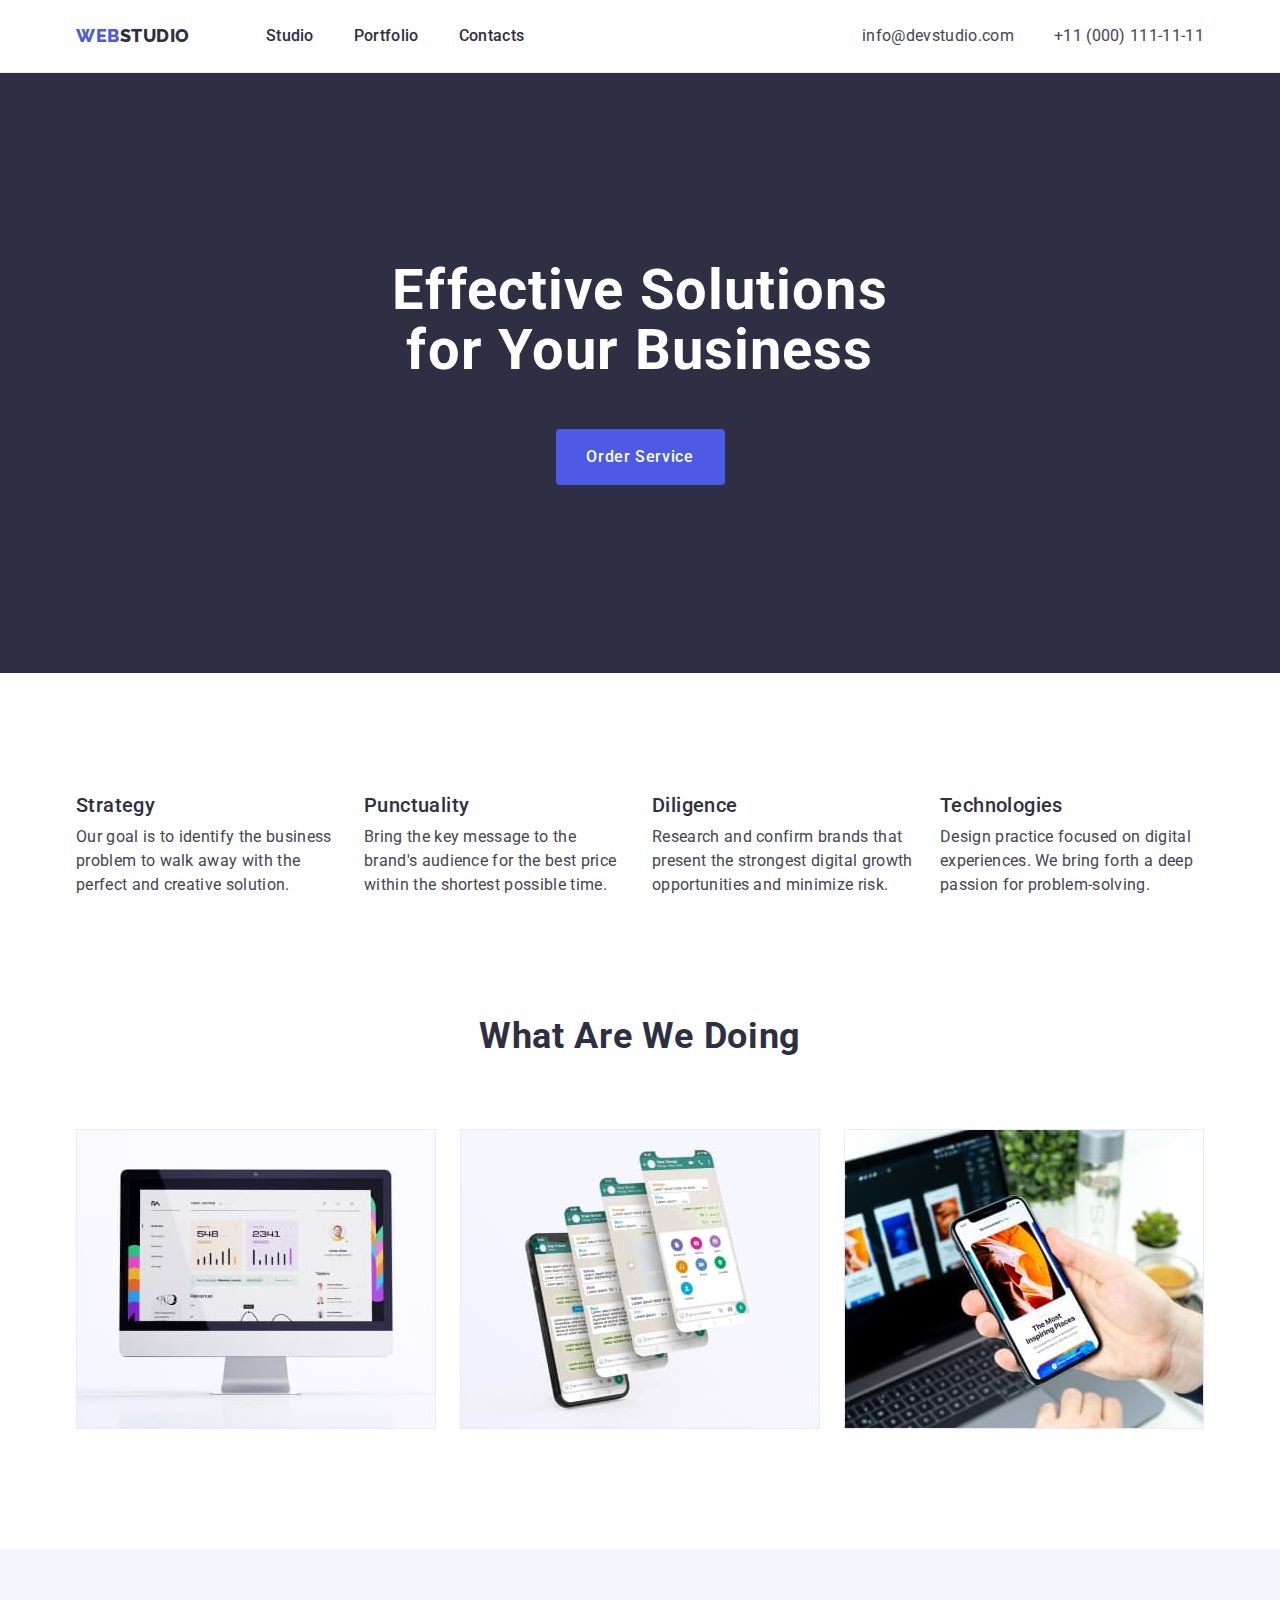
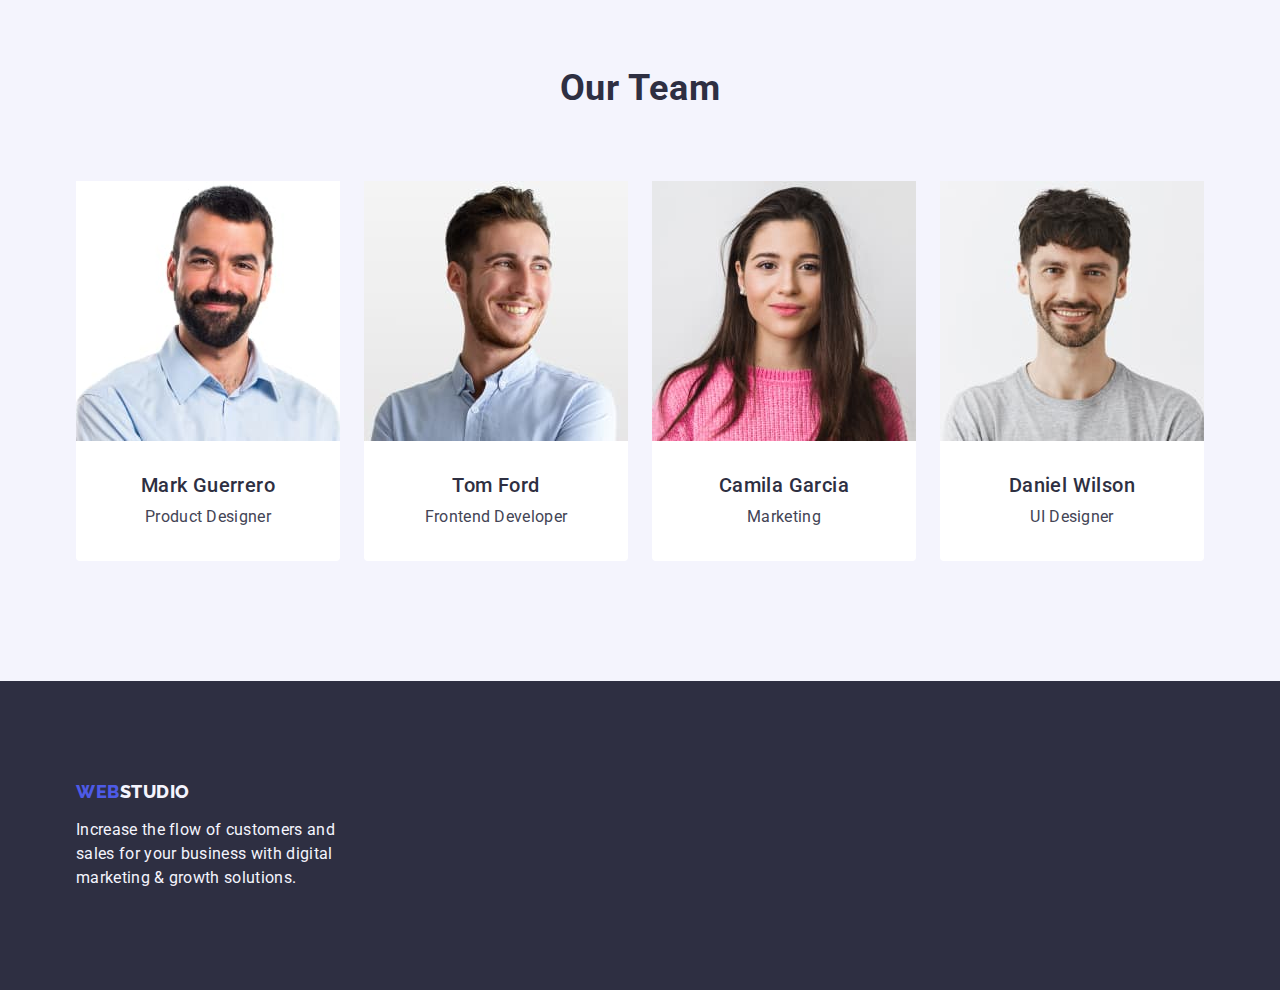
<file: index.html>
<!DOCTYPE html>
<html lang="en">
  <head>
    <meta charset="UTF-8" />
    <meta http-equiv="X-UA-Compatible" content="IE=edge" />
    <meta name="viewport" content="width=device-width, initial-scale=1.0" />
    <title>WebStudio</title>
    <link rel="preconnect" href="https://fonts.googleapis.com" />

    <link rel="preconnect" href="https://fonts.gstatic.com" crossorigin />
    <link
      href="https://fonts.googleapis.com/css2?family=Raleway:wght@800&family=Roboto:wght@400;500;700;900&display=swap"
      rel="stylesheet"
    />
    <link
      rel="stylesheet"
      href="https://cdnjs.cloudflare.com/ajax/libs/modern-normalize/2.0.0/modern-normalize.min.css"
    />
    <link rel="stylesheet" href="./css/styles.css" />
  </head>
  <body>
    <!----------- Header ----------->
    <header class="main-header">
      <div class="container main-container">
        <nav class="main-nav">
          <a class="logo link" href="./index.html"
            >Web<span class="logo-header-studio">Studio</span></a
          >
          <ul class="menu list">
            <li class="menu-item">
              <a class="menu-link link" href="./index.html">Studio</a>
            </li>
            <li class="menu-item">
              <a class="menu-link link" href="./portfolio.html">Portfolio</a>
            </li>
            <li class="menu-item">
              <a class="menu-link link" href="">Contacts</a>
            </li>
          </ul>
        </nav>
        <address class="contact-address">
          <ul class="list address-item">
            <li>
              <a
                class="contact-link section-text link"
                href="mailto:info@devstudio.com"
                >info@devstudio.com</a
              >
            </li>
            <li>
              <a class="contact-link section-text link" href="tel:+110001111111"
                >+11 (000) 111-11-11</a
              >
            </li>
          </ul>
        </address>
      </div>
    </header>

    <main>
      <!----------- Hero ----------->
      <section class="hero">
        <div class="container hero-container">
          <h1 class="hero-title">Effective Solutions for Your Business</h1>
          <button class="modal-btn title-buttons styles-btn" type="button">
            Order Service
          </button>
        </div>
      </section>
      <!----------- The way to success ----------->
      <section class="section-skill">
        <div class="container">
          <h2 hidden class="text-title">The way to success</h2>
          <ul class="skill-list list">
            <li class="skill-item">
              <h3 class="skill-title title-employee">Strategy</h3>
              <p class="skill-text section-text">
                Our goal is to identify the business problem to walk away with
                the perfect and creative solution.
              </p>
            </li>
            <li class="skill-item">
              <h3 class="skill-title title-employee">Punctuality</h3>

              <p class="skill-text section-text">
                Bring the key message to the brand's audience for the best price
                within the shortest possible time.
              </p>
            </li>
            <li class="skill-item">
              <h3 class="skill-title title-employee">Diligence</h3>

              <p class="skill-text section-text">
                Research and confirm brands that present the strongest digital
                growth opportunities and minimize risk.
              </p>
            </li>
            <li class="skill-item">
              <h3 class="skill-title title-employee">Technologies</h3>

              <p class="skill-text section-text">
                Design practice focused on digital experiences. We bring forth a
                deep passion for problem-solving.
              </p>
            </li>
          </ul>
        </div>
      </section>
      <!----------- What are we doing ----------->
      <section class="about">
        <div class="container">
          <h2 class="about-item-text team-text">What are we doing</h2>
          <ul class="about-list list">
            <li class="about-list-item">
              <img
                src="./images/what-are-we-doing/img-com.jpg"
                alt="computer"
                width="360"
                height="300"
              />
            </li>
            <li class="about-list-item">
              <img
                src="./images/what-are-we-doing/img-phone.jpg"
                alt="phone"
                width="360"
                height="300"
              />
            </li>
            <li class="about-list-item">
              <img
                src="./images/what-are-we-doing/img-com-phone.jpg"
                alt="computer and phone"
                width="360"
                height="300"
              />
            </li>
          </ul>
        </div>
      </section>
      <!----------- Our Team ----------->
      <section class="my-team">
        <div class="container team-container">
          <h2 class="title-team team-text">Our Team</h2>
          <ul class="team-list list">
            <li class="team-item">
              <img
                src="./images/team/imgmark.jpg"
                alt="photo Mark Guerrero"
                width="264"
                height="260"
              />
              <div class="name-container">
                <h3 class="name-employee title-employee">Mark Guerrero</h3>
                <p class="position-employee section-text">Product Designer</p>
              </div>
            </li>
            <li class="team-item">
              <img
                src="./images/team/imgtom.jpg"
                alt="photo Tom Ford"
                width="264"
                height="260"
              />
              <div class="name-container">
                <h3 class="name-employee title-employee">Tom Ford</h3>
                <p class="position-employee section-text">Frontend Developer</p>
              </div>
            </li>
            <li class="team-item">
              <img
                src="./images/team/imgcamila.jpg"
                alt="photo Camila Garcia"
                width="264"
                height="260"
              />
              <div class="name-container">
                <h3 class="name-employee title-employee">Camila Garcia</h3>
                <p class="position-employee section-text">Marketing</p>
              </div>
            </li>
            <li class="team-item">
              <img
                src="./images/team/imgdaniel.jpg"
                alt="photo Daniel Wilson"
                width="264"
                height="260"
              />
              <div class="name-container">
                <h3 class="name-employee title-employee">Daniel Wilson</h3>
                <p class="position-employee section-text">UI Designer</p>
              </div>
            </li>
          </ul>
        </div>
      </section>
    </main>
    <footer class="logo-text">
      <div class="container">
        <a class="logo logo-link-container link" href="./index.html"
          >Web<span class="logo-studio">Studio</span></a
        >
        <p class="text-footer section-text">
          Increase the flow of customers and sales for your business with
          digital marketing & growth solutions.
        </p>
      </div>
    </footer>
  </body>
</html>
</file>
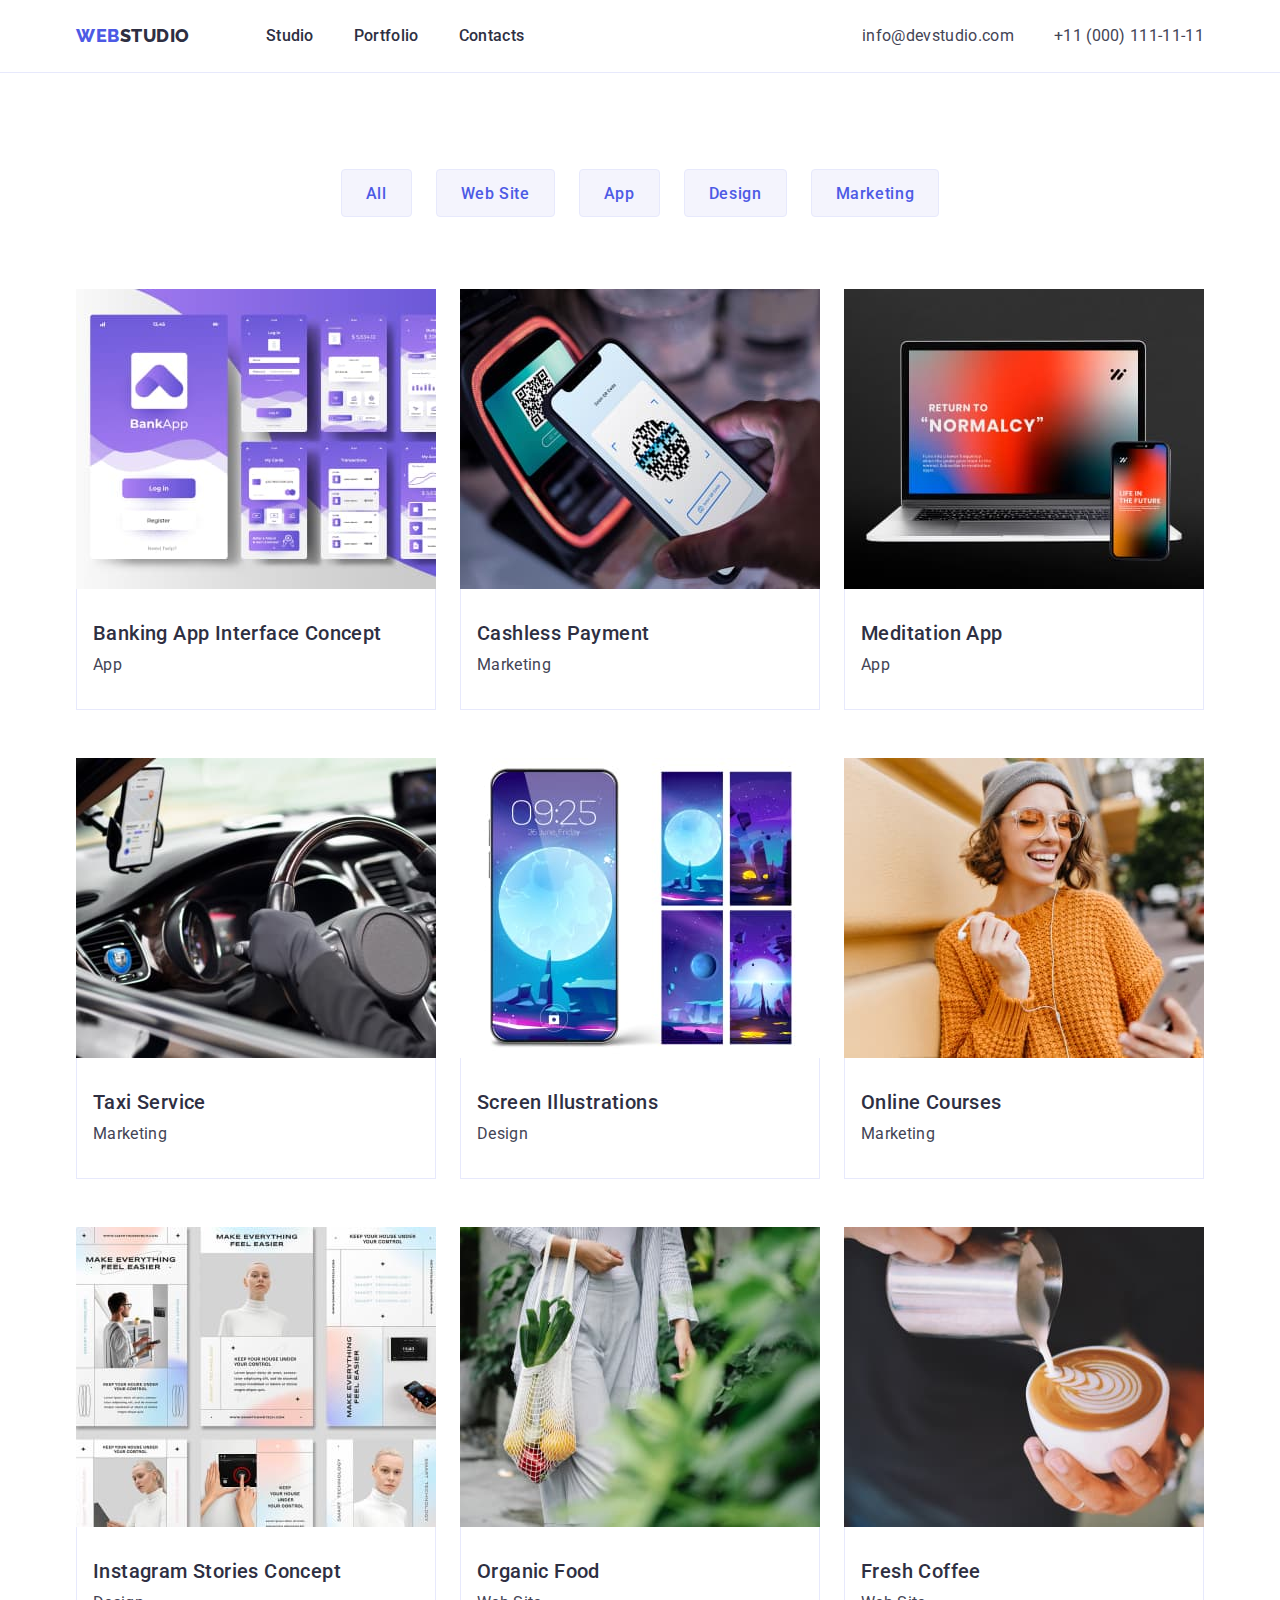
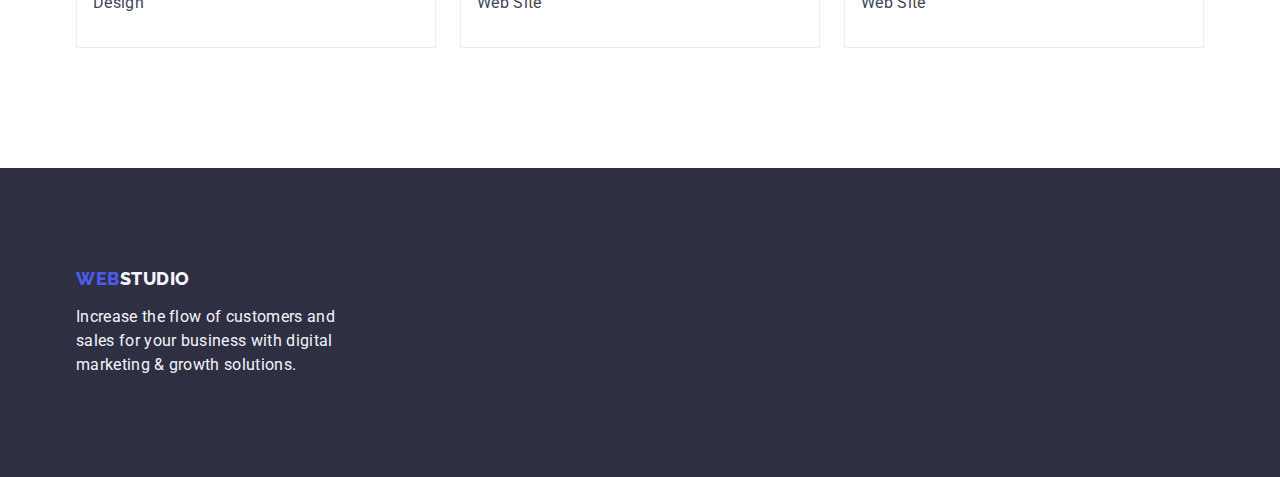
<file: portfolio.html>
<!DOCTYPE html>
<html lang="en">
  <head>
    <meta charset="UTF-8" />
    <meta http-equiv="X-UA-Compatible" content="IE=edge" />
    <meta name="viewport" content="width=device-width, initial-scale=1.0" />
    <title>Portfolio</title>
    <link rel="preconnect" href="https://fonts.googleapis.com" />
    <link
      rel="stylesheet"
      href="https://cdnjs.cloudflare.com/ajax/libs/modern-normalize/2.0.0/modern-normalize.min.css"
    />
    <link rel="preconnect" href="https://fonts.gstatic.com" crossorigin />
    <link
      href="https://fonts.googleapis.com/css2?family=Raleway:wght@800&family=Roboto:wght@400;500;700;900&display=swap"
      rel="stylesheet"
    />
    <link rel="stylesheet" href="./css/styles.css" />
  </head>
  <body>
    <!----------- Header ----------->
    <header class="main-header">
      <div class="container main-container">
        <nav class="main-nav">
          <a class="logo link" href="./index.html"
            >Web<span class="logo-header-studio">Studio</span></a
          >
          <ul class="menu list">
            <li class="menu-item">
              <a class="menu-link link" href="./index.html">Studio</a>
            </li>
            <li class="menu-item">
              <a class="menu-link link" href="./portfolio.html">Portfolio</a>
            </li>
            <li class="menu-item">
              <a class="menu-link link" href="">Contacts</a>
            </li>
          </ul>
        </nav>
        <address class="contact-address">
          <ul class="list address-item">
            <li>
              <a
                class="contact-link section-text link"
                href="mailto:info@devstudio.com"
                >info@devstudio.com</a
              >
            </li>
            <li>
              <a class="contact-link section-text link" href="tel:+110001111111"
                >+11 (000) 111-11-11</a
              >
            </li>
          </ul>
        </address>
      </div>
    </header>
    <!----------- hero ----------->
    <main>
      <section class="hero-portfolio">
        <div class="container">
          <h1 hidden>Navigation Buttons</h1>
          <ul class="list buttons-container">
            <li class="buttons-portfolio">
              <button
                class="portfolio-button navigatiom-button title-buttons"
                type="button" 
              >
                All
              </button>
            </li>
            <li class="buttons-portfolio">
              <button
                class="portfolio-button navigatiom-button title-buttons"
                type="button"  
              >
                Web Site
              </button>
            </li>
            <li class="buttons-portfolio">
              <button
                class="portfolio-button navigatiom-button title-buttons"
                type="button" 
              >
                App
              </button>
            </li>
            <li class="buttons-portfolio">
              <button
                class="portfolio-button navigatiom-button title-buttons"
                type="button" 
              >
                Design
              </button>
            </li>
            <li class="buttons-portfolio">
              <button
                class="portfolio-button navigatiom-button title-buttons"
                type="button" 
              >
                Marketing
              </button>
            </li>
          </ul>
          <ul class="list img-container">
            <li class="link-works-img">
              <a href="" class="link"
                ><img
                  src="./images/sectiom-first/img-first.jpg"
                  alt="banking app interface"
                  width="360"
                  height="300"
                />
                <div class="menu-container">
                  <h2 class="img-first-text title-employee">
                    Banking App Interface Concept
                  </h2>
                  <p class="section-text text-second">App</p>
                </div></a
              >
            </li>
            <li class="link-works-img">
              <a href="" class="link"
                ><img
                  src="./images/sectiom-first/img-second.jpg"
                  alt="payment"
                  width="360"
                  height="300"
                />
                <div class="menu-container">
                  <h2 class="img-first-text title-employee">Cashless Payment</h2>
                  <p class="section-text text-second">Marketing</p>
                </div></a
              >
            </li>
            <li class="link-works-img">
              <a href="" class="link"
                ><img
                  src="./images/sectiom-first/img-third.jpg"
                  alt="app for meditation"
                  width="360"
                  height="300"
                />
                <div class="menu-container">
                  <h2 class="img-first-text title-employee">Meditation App</h2>
                  <p class="section-text text-second">App</p>
                </div></a
              >
            </li>
            <li class="link-works-img">
              <a href="" class="link"
                ><img
                  src="./images/section-second/img-taxi.jpg"
                  alt="taxi"
                  width="360"
                  height="300"
                />
                <div class="menu-container">
                  <h2 class="img-first-text title-employee">Taxi Service</h2>
                  <p class="section-text text-second">Marketing</p>
                </div></a
              >
            </li>
            <li class="link-works-img">
              <a href="" class="link"
                ><img
                  src="./images/section-second/img-phone.jpg"
                  alt="screenshot of topics"
                  width="360"
                  height="300"
                />
                <div class="menu-container">
                  <h2 class="img-first-text title-employee">
                    Screen Illustrations
                  </h2>
                  <p class="section-text text-second">Design</p>
                </div></a
              >
            </li>
            <li class="link-works-img">
              <a href="" class="link"
                ><img
                  src="./images/section-second/img-women.jpg"
                  alt="women"
                  width="360"
                  height="300"
                />
                <div class="menu-container">
                  <h2 class="img-first-text title-employee">Online Courses</h2>
                  <p class="section-text text-second">Marketing</p>
                </div></a
              >
            </li>
            <li class="link-works-img">
              <a href="" class="link"
                ><img
                  src="./images/section-web/img-Instagram.jpg"
                  alt="web-site design"
                  width="360"
                  height="300"
                />
                <div class="menu-container">
                  <h2 class="img-first-text title-employee">
                    Instagram Stories Concept
                  </h2>
                  <p class="section-text text-second">Design</p>
                </div></a
              >
            </li>
            <li class="link-works-img">
              <a href="" class="link"
                ><img
                  src="./images/section-web/img-organic-food.jpg"
                  alt="woman going with groceries"
                  width="360"
                  height="300"
                />
                <div class="menu-container">
                  <h2 class="img-first-text title-employee">Organic Food</h2>
                  <p class="section-text text-second">Web Site</p>
                </div></a
              >
            </li>
            <li class="link-works-img">
              <a href="" class="link"
                ><img
                  src="./images/section-web/img-coffee.jpg"
                  alt="barista prepare coffee"
                  width="360"
                  height="300"
                />
                <div class="menu-container">
                  <h2 class="img-first-text title-employee">Fresh Coffee</h2>
                  <p class="section-text text-second">Web Site</p>
                </div></a
              >
            </li>
          </ul>
        </div>
      </section>
    </main>
    <!----------- Footer ----------->
    <footer class="logo-text">
      <div class="container">
        <a class="logo logo-link-container link" href="./index.html"
          >Web<span class="logo-studio">Studio</span></a
        >
        <p class="text-footer section-text">
          Increase the flow of customers and sales for your business with
          digital marketing & growth solutions.
        </p>
      </div>
    </footer>
  </body>
</html>
</file>
<file: css/styles.css>
h1,
h2,
h3,
h4,
h5,
h6,
p {
  margin-top: 0;
  margin-bottom: 0;
}
ul,
ol {
  margin-top: 0;
  margin-bottom: 0;
  padding: 0;
}
img {
  display: block;
}
.link {
  text-decoration: none;
}
.list {
  list-style: none;
}
body {
  font-family: "Roboto", sans-serif;
  background-color: #FFFFFF;
  color: #434455;
}
:root {
  --title-link-color: #404bbf;
  --title-first-color: #2e2f42;
  --text-color: #434455;
}
.title-buttons {
  font-family: "Roboto", sans-serif;
  font-weight: 500;
  font-size: 16px;
  line-height: 1.5;
  letter-spacing: 0.04em;
}

.section-text {
  font-weight: 400;
  font-size: 16px;
  line-height: 1.5;
  letter-spacing: 0.02em;
}
.team-text {
  font-weight: 700;
  font-size: 36px;
  line-height: 1.11;
  text-align: center;
  letter-spacing: 0.02em;
  text-transform: capitalize;
}
.title-employee {
  font-weight: 500;
  font-size: 20px;
  line-height: 1.2;
  letter-spacing: 0.02em;
}
.container {
  width: 1158px;
  padding-left: 15px;
  padding-right: 15px;
  margin: 0 auto;
  
}
/* ================= COMPONENTS ================= */
.logo-text {
  background: #434455;
  
}
.logo-header-studio {
  color: #2e2f42;
  
}
.logo { 
  font-family: "Raleway", sans-serif;
  font-weight: 800;
  font-size: 18px;
  line-height: 1.17;
  letter-spacing: 0.03em;
  text-transform: uppercase;
  color: #4D5AE5;
  margin-right: 76px;
}

/* ================= Header ================= */
.main-header {
  border-bottom: 1px solid #e7e9fc
}
.main-container {
  display: flex;
  align-items: center;
  justify-content: space-between;
  
}
.main-nav {
  display: flex;
  align-items: center;
}
.address-item {
display: flex;
align-items: center;
padding-top: 24px;
padding-bottom: 24px;
}

.address-item :not(:last-child) {
margin-right: 40px;

}
.menu {
 display: flex;
 align-items: center;
 
}
.menu-link {
  font-weight: 500;
  font-size: 16px;
  line-height: 1.5;
  letter-spacing: 0.02em;
  color: var(--title-first-color);
  padding-top: 24px;
  padding-bottom: 24px;
}
.menu-item:not(:last-child) {
  margin-right: 40px;
}
.menu-link:hover,
.menu-link:focus {
  color: var(--title-link-color);
}

.contact-link:hover,
.contact-link:focus {
  color: var(--title-link-color);
}
.contact-link {
  color: var(--text-color);
}
.contact-address {
  font-style: normal;
}

/* =================== Hero =================== */
.hero-container {
  display: flex;
 flex-direction: column;
 align-items: center;
 
}

.hero {
  background: #2e2f42;
  padding-top: 188px;
  padding-bottom: 188px;
}
.hero-title {
  font-weight: 700;
  font-size: 56px;
  line-height: 1.07;
  text-align: center;
  letter-spacing: 0.02em;
  color: #ffffff;
  max-width: 496px;
  margin: auto;
  
}
.style-btn {
  font-family: "Roboto", sans-serif
  
}
.modal-btn {
  min-width: 169px;
  height: 56px;
  cursor: pointer;
  background: #4d5ae5;
  color: #ffffff;
  margin-top: 48px;
  border: none;
  border-radius: 4px;
  
}
.modal-btn:hover,
.modal-btn:focus {
  background: #404bbf;
}
/* =================== to success =================== */
.section-skill {
  padding-top:  120px;
  padding-bottom: 120px;
}
.skill-list {
  display: flex;
  gap: 24px;
}
.skill-title {
  color: var(--title-first-color);
  margin-bottom: 8px;
  
}
.skill-text {
  color: var(--text-color);
  width: 264px;
  
}
/* =================== What are we doing =================== */
.about {
  padding-bottom: 120px;
}
.about-list {
  display: flex;
  gap: 24px; 
  justify-content: center; 
}
.about-item-text {
  color: var(--title-first-color);
  margin: 0 auto;
  margin-bottom: 72px;
}

/* =================== Our Team =================== */
.name-container {
  padding: 32px 16px;
}
.my-team {
  padding-top: 120px;
  padding-bottom: 120px;
}
.team-list {
  display: flex;
  gap: 24px;
  justify-content: center;  
}
.my-team {
  background-color: #F4F4FD;
}
.title-team {
  color: var(--title-first-color);
  margin-bottom: 72px;
}
.name-employee {
  color: var(--title-first-color);
  text-align: center;
  margin-bottom: 8px;

}

.position-employee {
  color: var(--text-color);
  text-align: center;
}
.team-item {
  background-color: #FFFFFF;
  border-radius: 0px 0px 4px 4px;
}
/* =================== Footer =================== */

.logo-text {
  padding-top: 100px;
  padding-bottom: 100px;
}
.logo-link-container {
  display: inline-block;
  margin-bottom: 16px;
}

.text-footer {
  width: 267px;
  color: #f4f4fd;
 
}
.logo-studio {
  color: #f4f4fd;
     
}
.logo-text {
  background-color: #2e2f42;
  
}
/* =================== Portfolio =================== */
.hero-portfolio {
  padding-top: 96px; 
  padding-bottom: 120px;
}
.buttons-container {
  display: flex;
  justify-content: center;
  gap: 24px;
  margin-bottom: 72px ;
  
}
.menu-container {
padding: 32px 16px;
border: 1px solid #e7e9fc;
border-top: none;
}

.img-container {
  display: flex;
  flex-wrap: wrap;
  justify-content: center;
  gap: 24px;
  row-gap: 48px;
  
}   

.portfolio-button{
  font-family: "Roboto", sans-serif

  
}
.navigatiom-button {
  min-width: 69px;
  height: 48px;
  background: #f4f4fd;
  color: #4d5ae5;
  border: 1px solid #E7E9FC;
  border-radius: 4px;
  padding: 12px 24px;
  
}
.portfolio-button:hover,
.portfolio-button:focus {
  cursor: pointer;
  background: #404bbf;
  color: #ffffff;
  border: 1px solid transparent
}
.img-first-text {
line-height: 1.2;
color: var(--title-first-color);
margin-bottom: 8px;

}
.text-second {
  color: var(--text-color);
  
}
</file>
